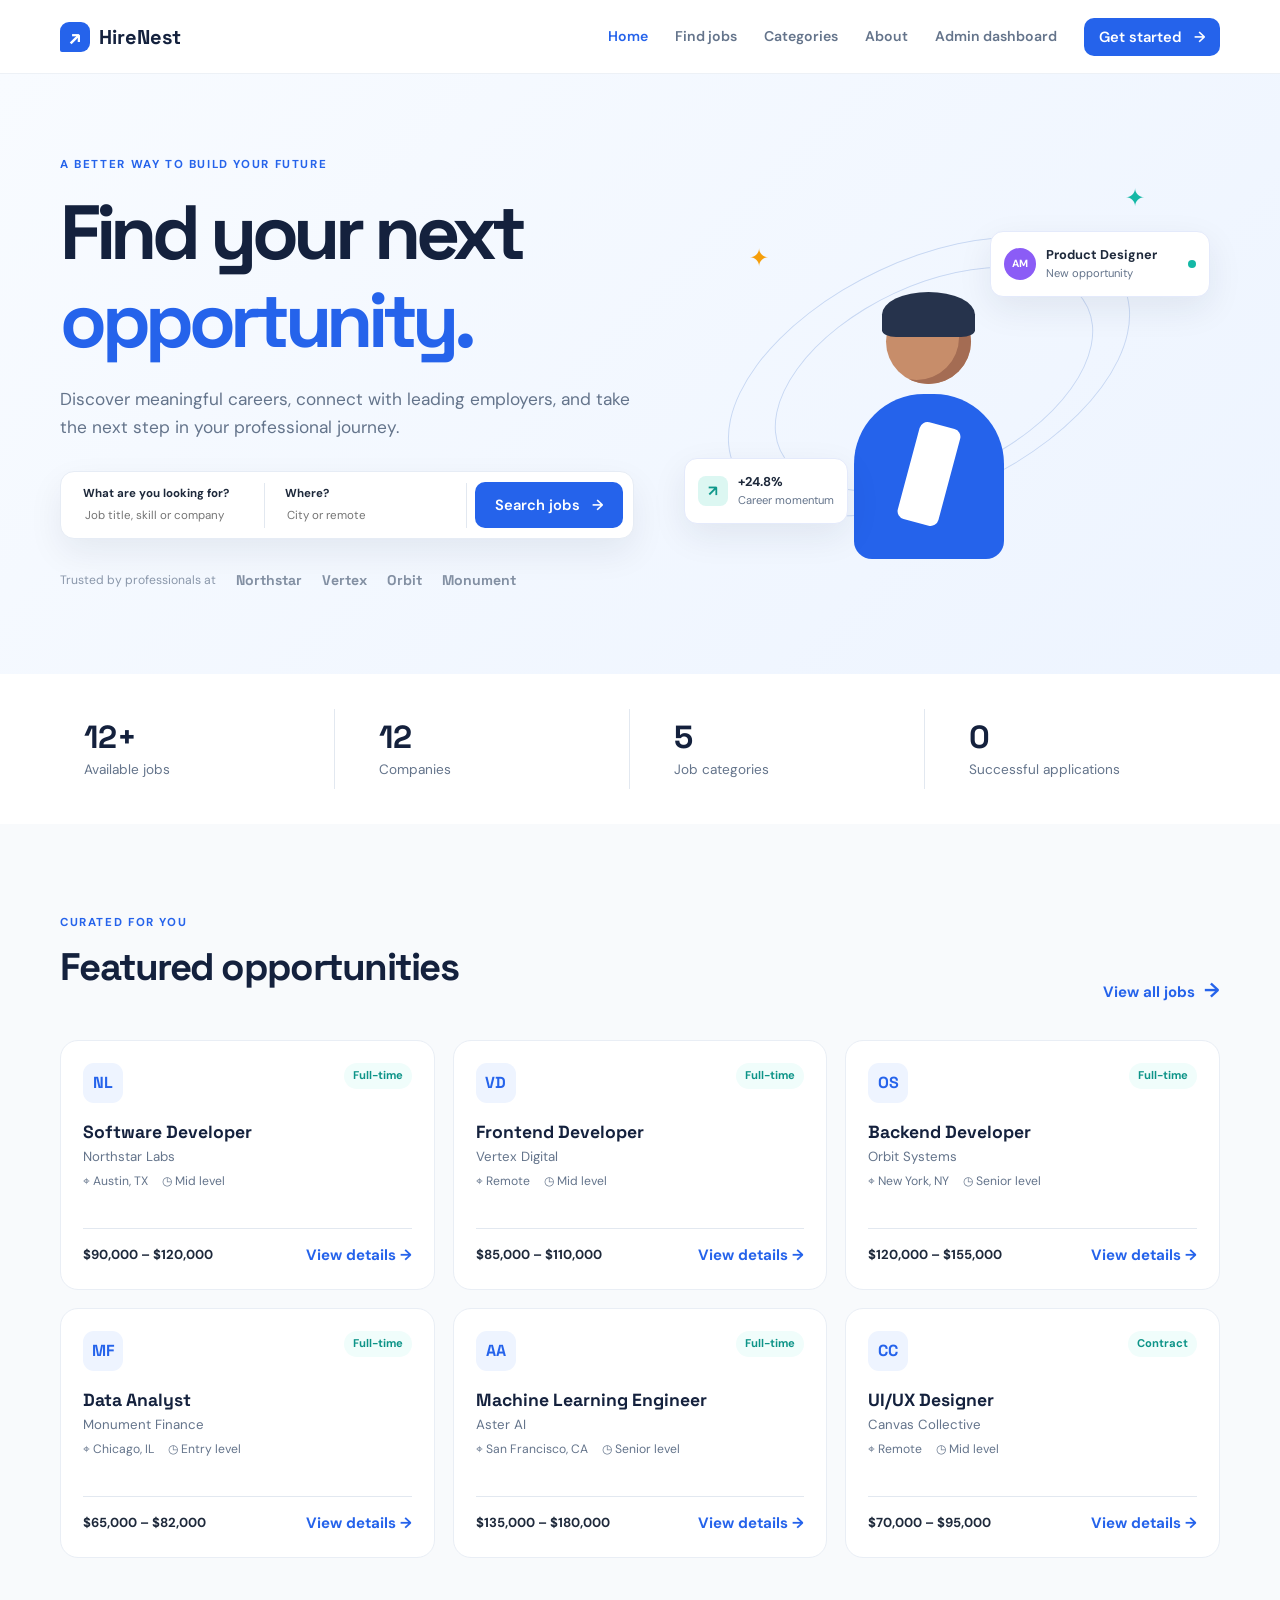
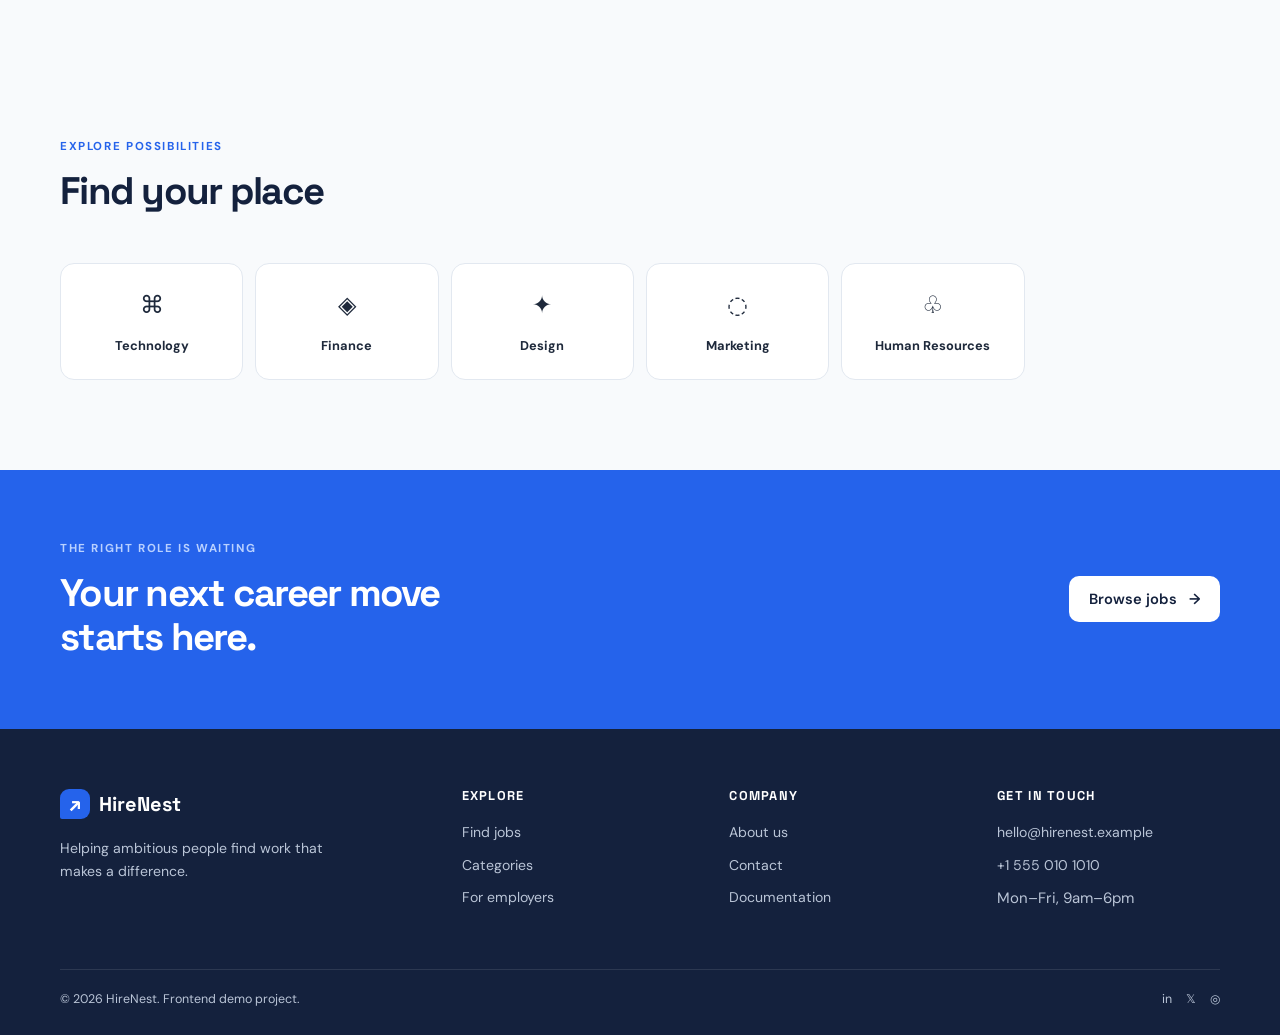
<file: index.html>
<!doctype html>
<html lang="en">
<head>
  <meta charset="UTF-8">
  <meta name="viewport" content="width=device-width, initial-scale=1.0">
  <meta name="description" content="HireNest connects ambitious professionals with meaningful career opportunities.">
  <title>HireNest | Find your next opportunity</title>
  <link rel="preconnect" href="https://fonts.googleapis.com">
  <link rel="preconnect" href="https://fonts.gstatic.com" crossorigin>
  <link href="https://fonts.googleapis.com/css2?family=DM+Sans:wght@400;500;600;700&family=Space+Grotesk:wght@500;600;700&display=swap" rel="stylesheet">
  <link rel="stylesheet" href="css/style.css">
</head>
<body>
  <div id="site-header"></div>
  <main>
    <section class="hero">
      <div class="container hero-grid">
        <div class="hero-copy">
          <span class="eyebrow">A better way to build your future</span>
          <h1>Find your next <span>opportunity.</span></h1>
          <p>Discover meaningful careers, connect with leading employers, and take the next step in your professional journey.</p>
          <form id="hero-search" class="hero-search">
            <label><span>What are you looking for?</span><input name="query" placeholder="Job title, skill or company"></label>
            <label><span>Where?</span><input name="location" placeholder="City or remote"></label>
            <button class="btn btn-primary" type="submit">Search jobs <span aria-hidden="true">→</span></button>
          </form>
          <div class="hero-trust"><span>Trusted by professionals at</span><strong>Northstar</strong><strong>Vertex</strong><strong>Orbit</strong><strong>Monument</strong></div>
        </div>
        <div class="hero-art" aria-label="Career growth illustration">
          <div class="orbit orbit-one"></div><div class="orbit orbit-two"></div>
          <div class="hero-card hero-card-main"><span class="avatar avatar-purple">AM</span><div><strong>Product Designer</strong><small>New opportunity</small></div><span class="status-dot"></span></div>
          <div class="hero-card hero-card-small"><span class="metric-icon">↗</span><div><strong>+24.8%</strong><small>Career momentum</small></div></div>
          <div class="hero-person"><div class="person-head"></div><div class="person-body"></div></div>
          <div class="hero-sparkle sparkle-a">✦</div><div class="hero-sparkle sparkle-b">✦</div>
        </div>
      </div>
    </section>
    <section class="section stats-section"><div class="container stats-grid" id="home-stats"></div></section>
    <section class="section"><div class="container">
      <div class="section-heading"><div><span class="eyebrow">Curated for you</span><h2>Featured opportunities</h2></div><a class="text-link" href="jobs.html">View all jobs <span>→</span></a></div>
      <div class="job-grid" id="featured-jobs"></div>
    </div></section>
    <section class="section categories-section"><div class="container"><div class="section-heading"><div><span class="eyebrow">Explore possibilities</span><h2>Find your place</h2></div></div><div class="category-grid" id="categories"></div></div></section>
    <section class="cta-section"><div class="container cta-inner"><div><span class="eyebrow">The right role is waiting</span><h2>Your next career move<br>starts here.</h2></div><a class="btn btn-light" href="jobs.html">Browse jobs <span>→</span></a></div></section>
  </main>
  <div id="site-footer"></div>
  <script src="js/data.js"></script><script src="js/main.js"></script>
</body>
</html>
</file>
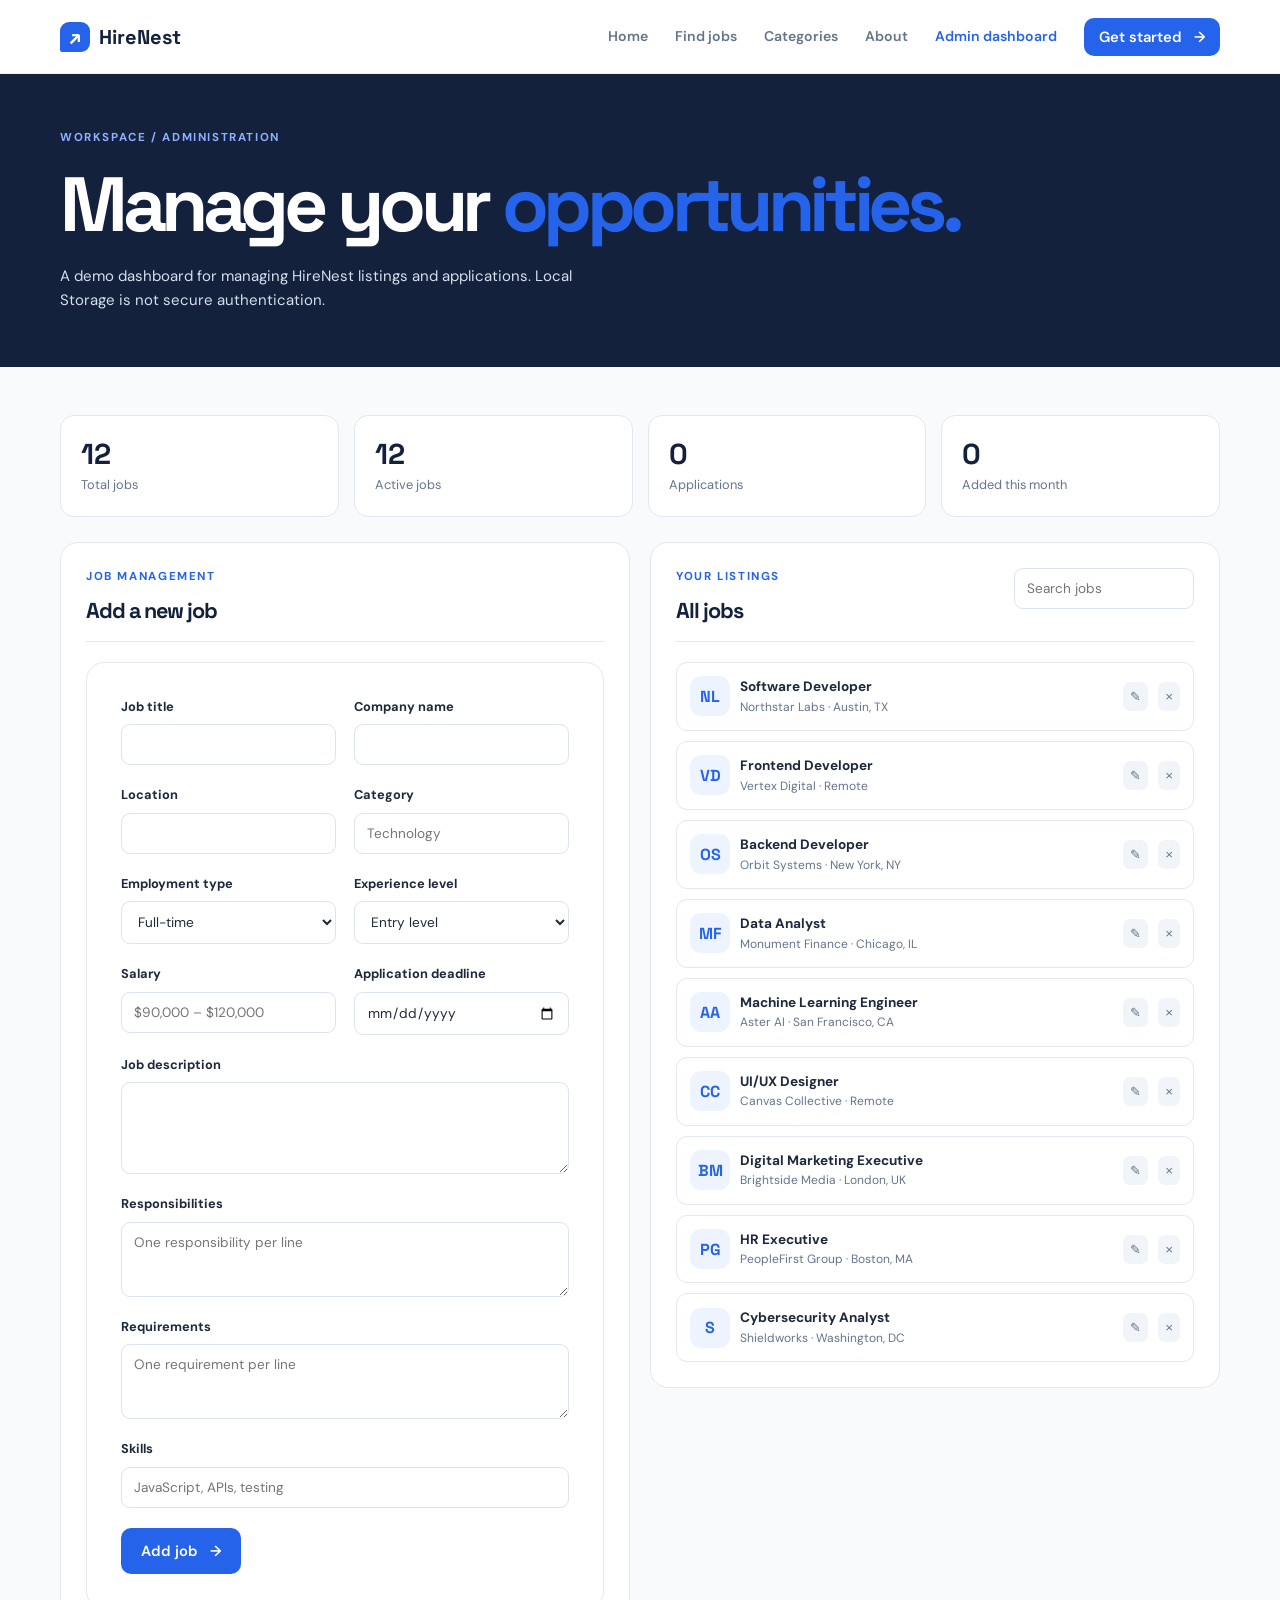
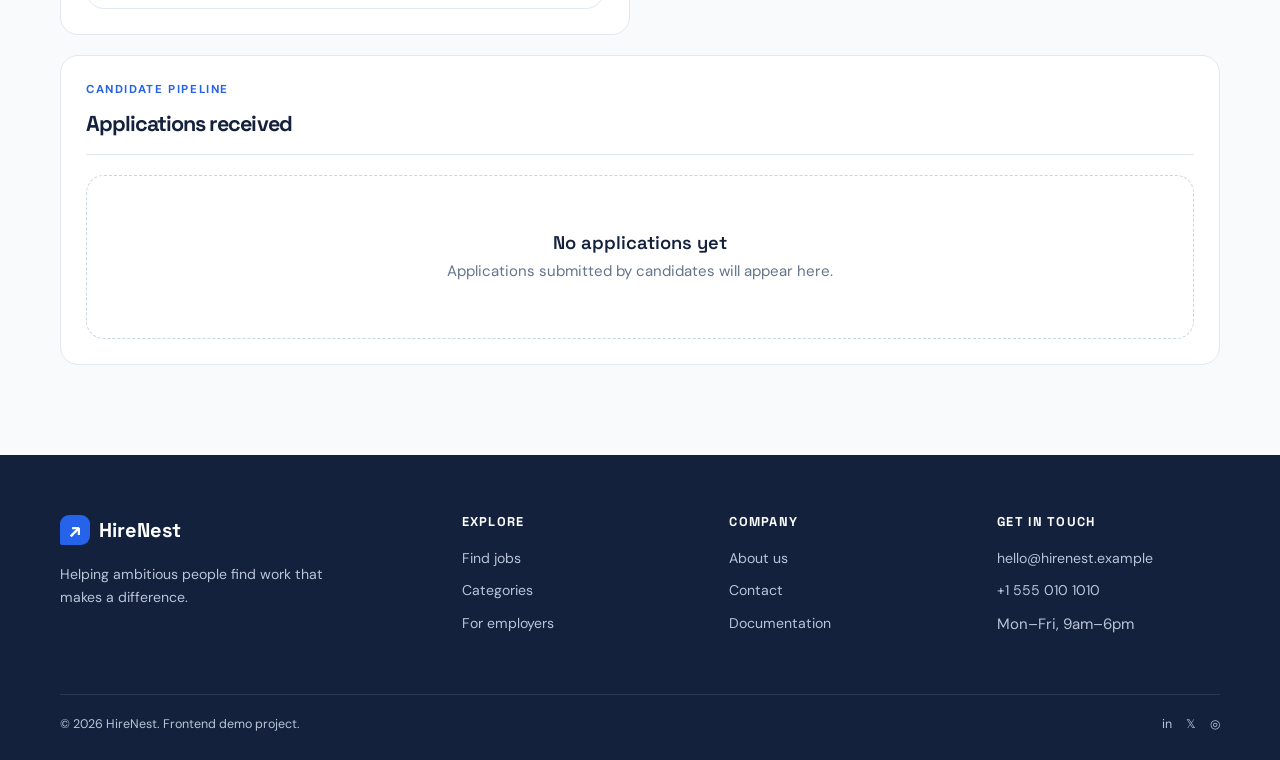
<file: admin.html>
<!doctype html>
<html lang="en">
<head><meta charset="UTF-8"><meta name="viewport" content="width=device-width, initial-scale=1.0"><meta name="description" content="HireNest demo administration dashboard."><title>Admin Dashboard | HireNest</title><link rel="preconnect" href="https://fonts.googleapis.com"><link rel="preconnect" href="https://fonts.gstatic.com" crossorigin><link href="https://fonts.googleapis.com/css2?family=DM+Sans:wght@400;500;600;700&family=Space+Grotesk:wght@500;600;700&display=swap" rel="stylesheet"><link rel="stylesheet" href="css/style.css"></head>
<body><div id="site-header"></div><main><section class="page-hero admin-hero"><div class="container"><span class="eyebrow">Workspace / Administration</span><h1>Manage your <span>opportunities.</span></h1><p>A demo dashboard for managing HireNest listings and applications. Local Storage is not secure authentication.</p></div></section><section class="section admin-section"><div class="container"><div class="dashboard-stats" id="dashboard-stats"></div><div class="admin-columns"><section class="admin-card"><div class="card-heading"><div><span class="eyebrow">Job management</span><h2 id="job-form-title">Add a new job</h2></div><button id="cancel-edit" class="button-reset hidden">Cancel edit</button></div><form id="job-form" class="admin-form"><input type="hidden" name="id"><div class="form-grid"><label>Job title<input name="title" required></label><label>Company name<input name="company" required></label><label>Location<input name="location" required></label><label>Category<input name="category" required placeholder="Technology"></label><label>Employment type<select name="type"><option>Full-time</option><option>Part-time</option><option>Contract</option><option>Internship</option></select></label><label>Experience level<select name="experienceLevel"><option>Entry level</option><option>Mid level</option><option>Senior level</option><option>Lead</option></select></label><label>Salary<input name="salary" required placeholder="$90,000 – $120,000"></label><label>Application deadline<input name="deadline" type="date"></label></div><label>Job description<textarea name="description" rows="4" required></textarea></label><label>Responsibilities<textarea name="responsibilities" rows="3" required placeholder="One responsibility per line"></textarea></label><label>Requirements<textarea name="requirements" rows="3" required placeholder="One requirement per line"></textarea></label><label>Skills<input name="skills" required placeholder="JavaScript, APIs, testing"></label><button class="btn btn-primary" type="submit" id="job-submit">Add job <span>→</span></button></form></section><section class="admin-card"><div class="card-heading"><div><span class="eyebrow">Your listings</span><h2>All jobs</h2></div><input id="admin-search" class="compact-input" placeholder="Search jobs"></div><div id="admin-jobs" class="admin-list"></div></section></div><section class="admin-card applications-card"><div class="card-heading"><div><span class="eyebrow">Candidate pipeline</span><h2>Applications received</h2></div></div><div id="admin-applications" class="application-list"></div></section></div></section></main><div id="site-footer"></div><script src="js/data.js"></script><script src="js/main.js"></script><script src="js/admin.js"></script></body></html>
</file>
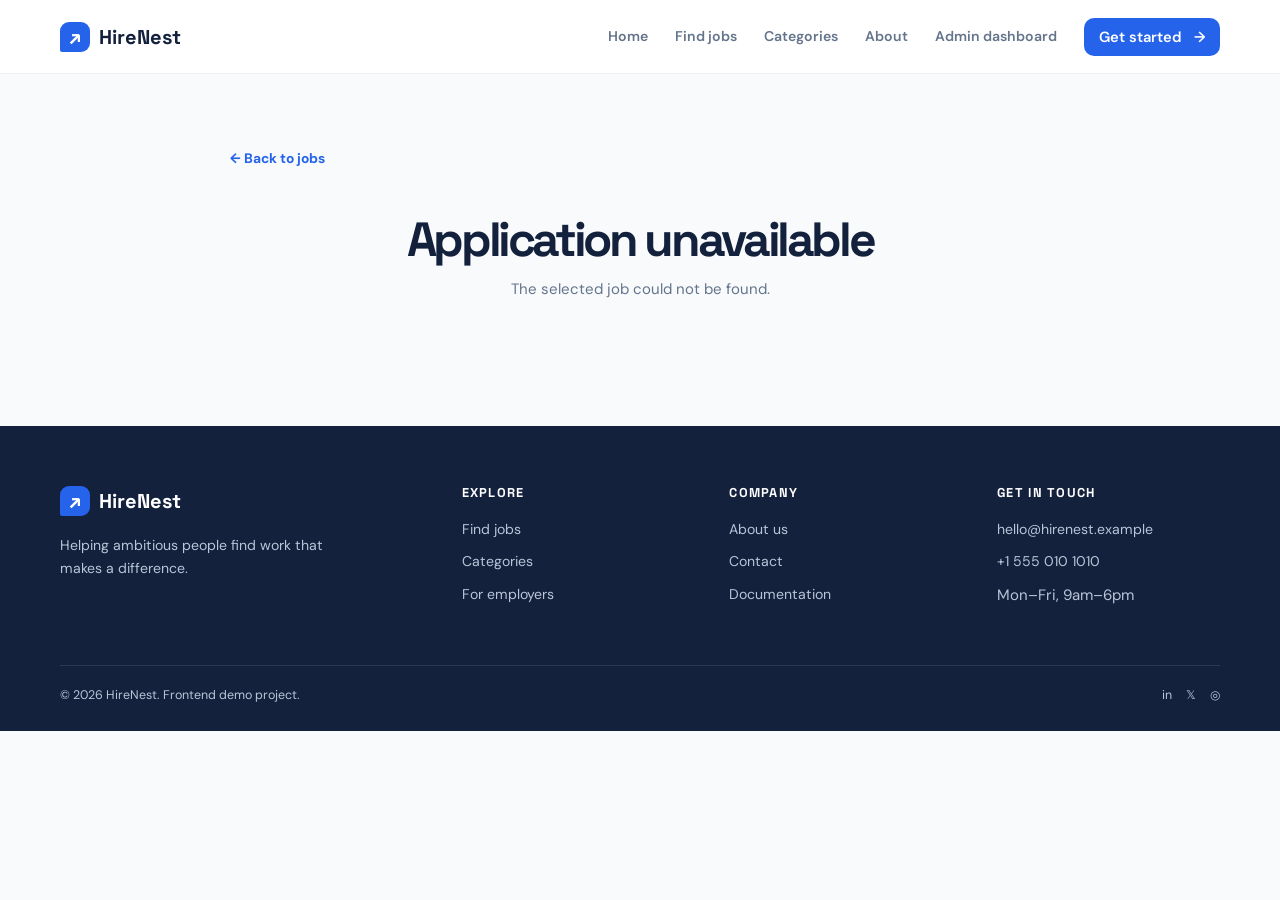
<file: apply.html>
<!doctype html>
<html lang="en">
<head><meta charset="UTF-8"><meta name="viewport" content="width=device-width, initial-scale=1.0"><meta name="description" content="Apply for a job on HireNest."><title>Apply | HireNest</title><link rel="preconnect" href="https://fonts.googleapis.com"><link rel="preconnect" href="https://fonts.gstatic.com" crossorigin><link href="https://fonts.googleapis.com/css2?family=DM+Sans:wght@400;500;600;700&family=Space+Grotesk:wght@500;600;700&display=swap" rel="stylesheet"><link rel="stylesheet" href="css/style.css"></head>
<body><div id="site-header"></div><main><section class="section form-section"><div class="container narrow-container"><a class="back-link" href="jobs.html">← Back to jobs</a><div id="application-heading" class="form-heading"></div><form id="application-form" class="application-form" novalidate><div class="form-grid"><label>Full name<input name="name" required autocomplete="name" placeholder="Jane Smith"><span class="field-error" data-error="name"></span></label><label>Email address<input name="email" type="email" required autocomplete="email" placeholder="jane@example.com"><span class="field-error" data-error="email"></span></label><label>Phone number<input name="phone" required autocomplete="tel" placeholder="+1 555 123 4567"><span class="field-error" data-error="phone"></span></label><label>Current location<input name="location" required placeholder="City, Country"><span class="field-error" data-error="location"></span></label><label>Educational qualification<input name="qualification" required placeholder="BSc Computer Science"><span class="field-error" data-error="qualification"></span></label><label>Years of experience<input name="experience" type="number" min="0" max="60" step="0.5" required placeholder="3"><span class="field-error" data-error="experience"></span></label></div><label>Skills<input name="skills" required placeholder="JavaScript, research, communication"><span class="field-error" data-error="skills"></span></label><label>Resume URL <small>(optional)</small><input name="resume" type="url" placeholder="https://linkedin.com/in/your-profile"><span class="field-error" data-error="resume"></span></label><label>Cover letter<textarea name="coverLetter" rows="7" required placeholder="Tell the hiring team why you are a great fit..."></textarea><span class="field-error" data-error="coverLetter"></span></label><button class="btn btn-primary btn-wide" type="submit">Submit application <span>→</span></button><div id="application-message" role="status"></div></form></div></section></main><div id="site-footer"></div><script src="js/data.js"></script><script src="js/main.js"></script><script src="js/apply.js"></script></body></html>
</file>
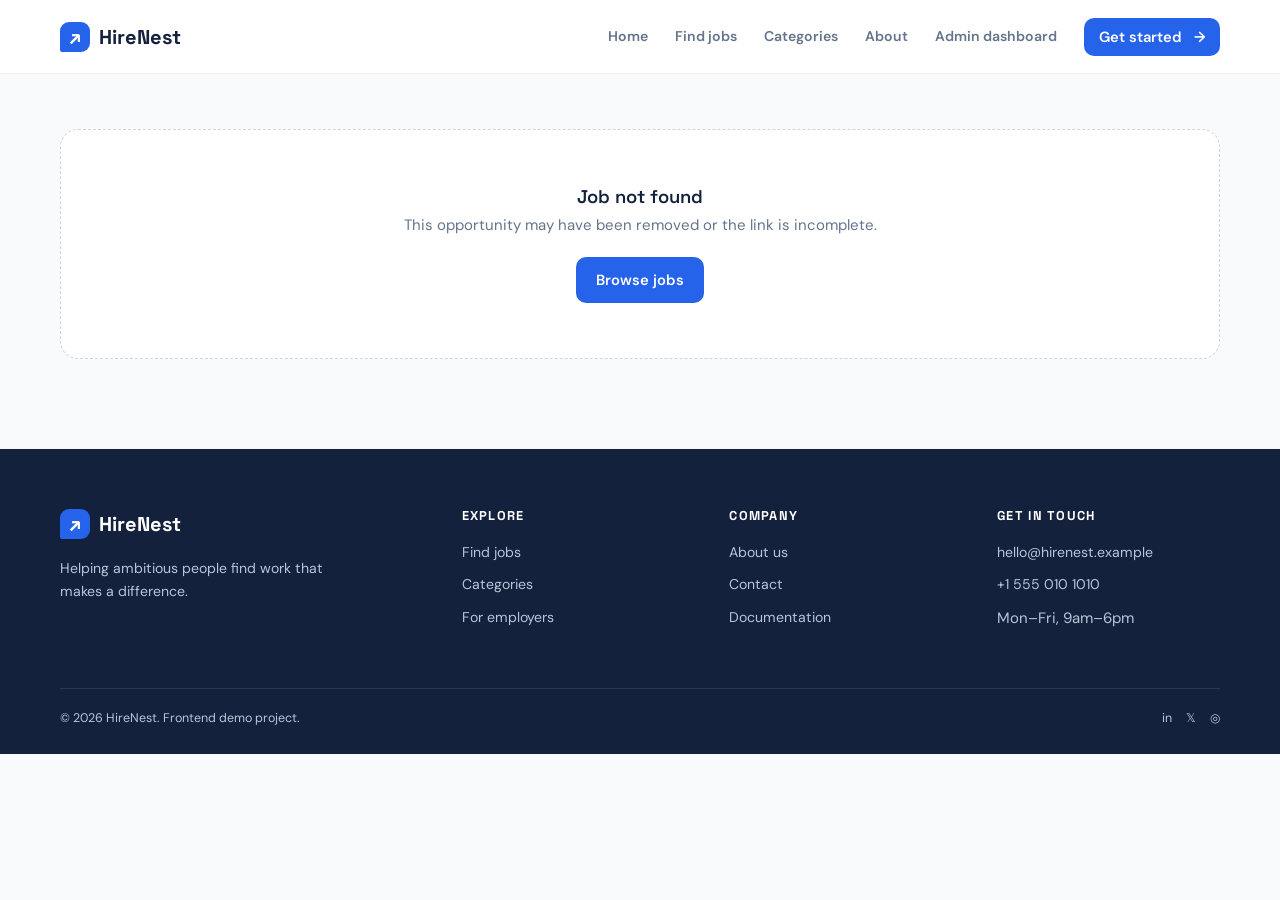
<file: job-details.html>
<!doctype html>
<html lang="en">
<head><meta charset="UTF-8"><meta name="viewport" content="width=device-width, initial-scale=1.0"><meta name="description" content="View a HireNest job opportunity."><title>Job Details | HireNest</title><link rel="preconnect" href="https://fonts.googleapis.com"><link rel="preconnect" href="https://fonts.gstatic.com" crossorigin><link href="https://fonts.googleapis.com/css2?family=DM+Sans:wght@400;500;600;700&family=Space+Grotesk:wght@500;600;700&display=swap" rel="stylesheet"><link rel="stylesheet" href="css/style.css"></head>
<body><div id="site-header"></div><main><div class="container" id="job-details"></div></main><div id="site-footer"></div><script src="js/data.js"></script><script src="js/main.js"></script><script src="js/job-details.js"></script></body></html>
</file>
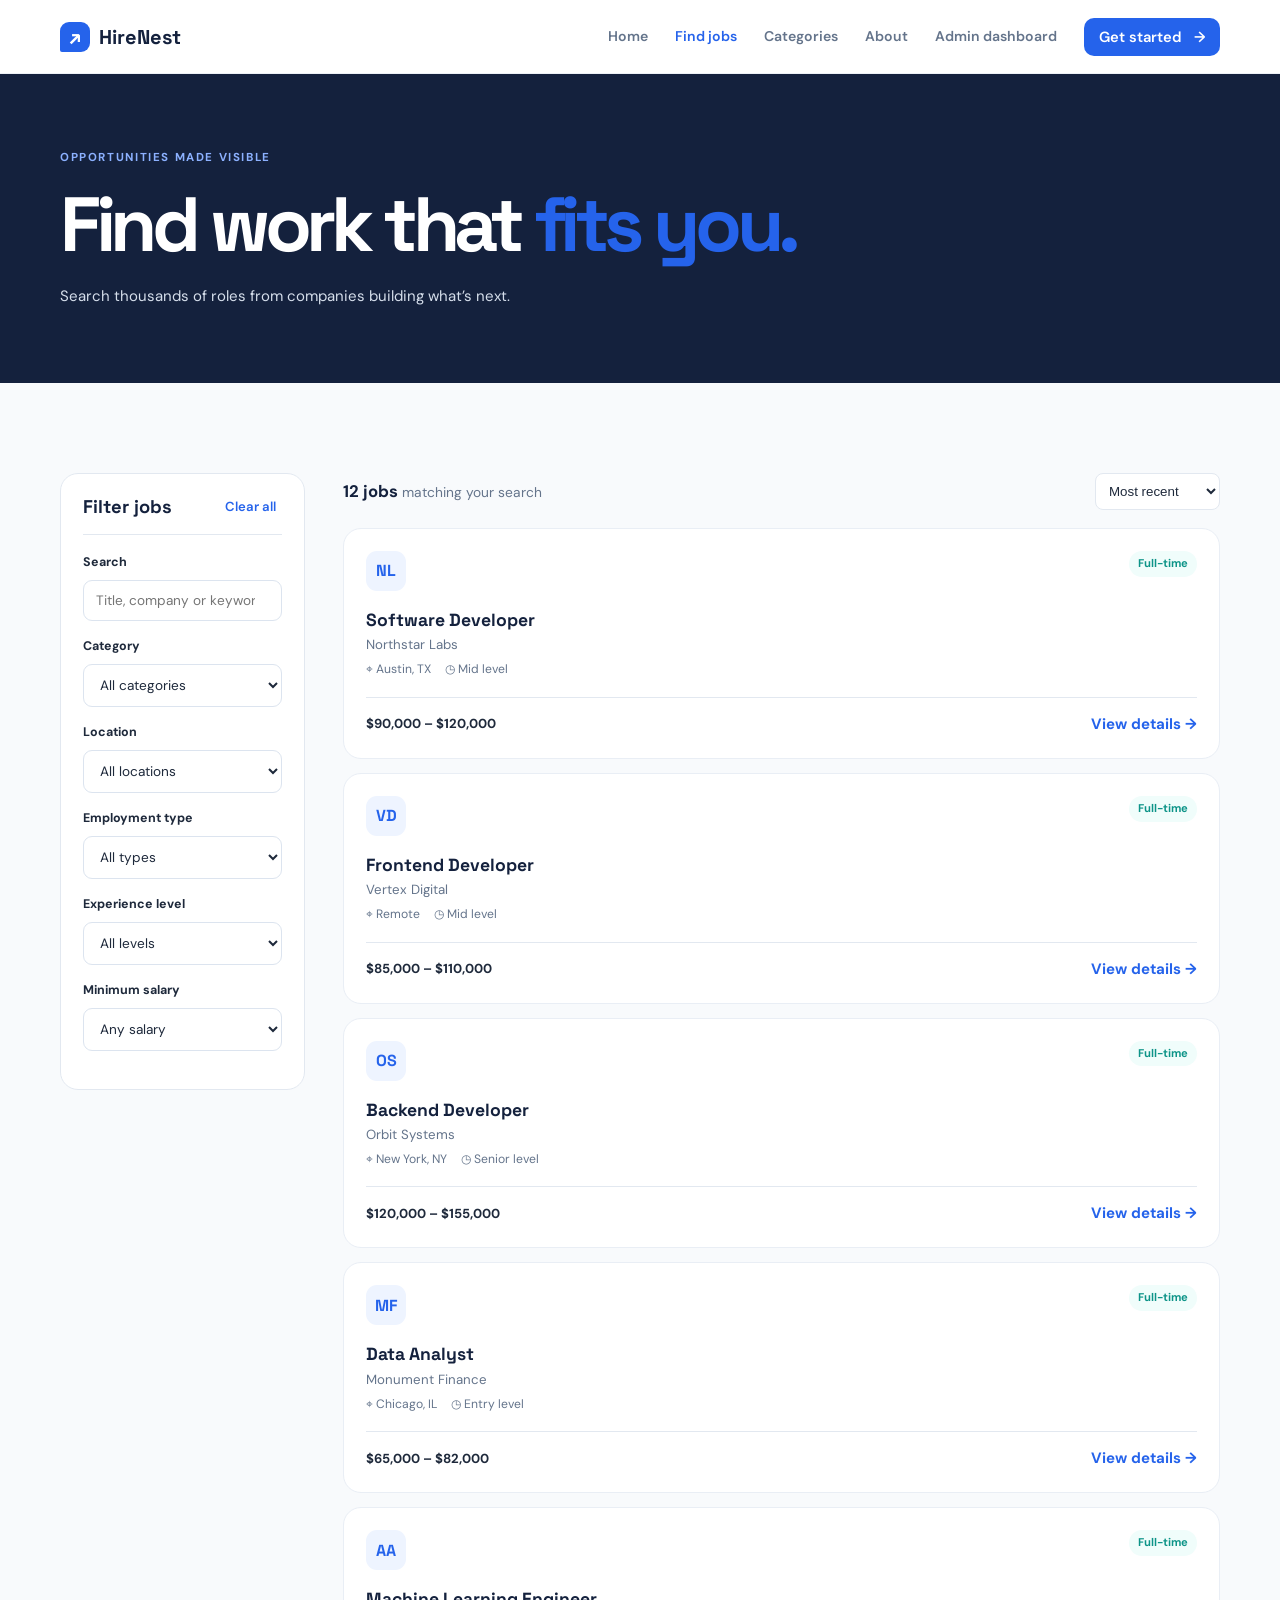
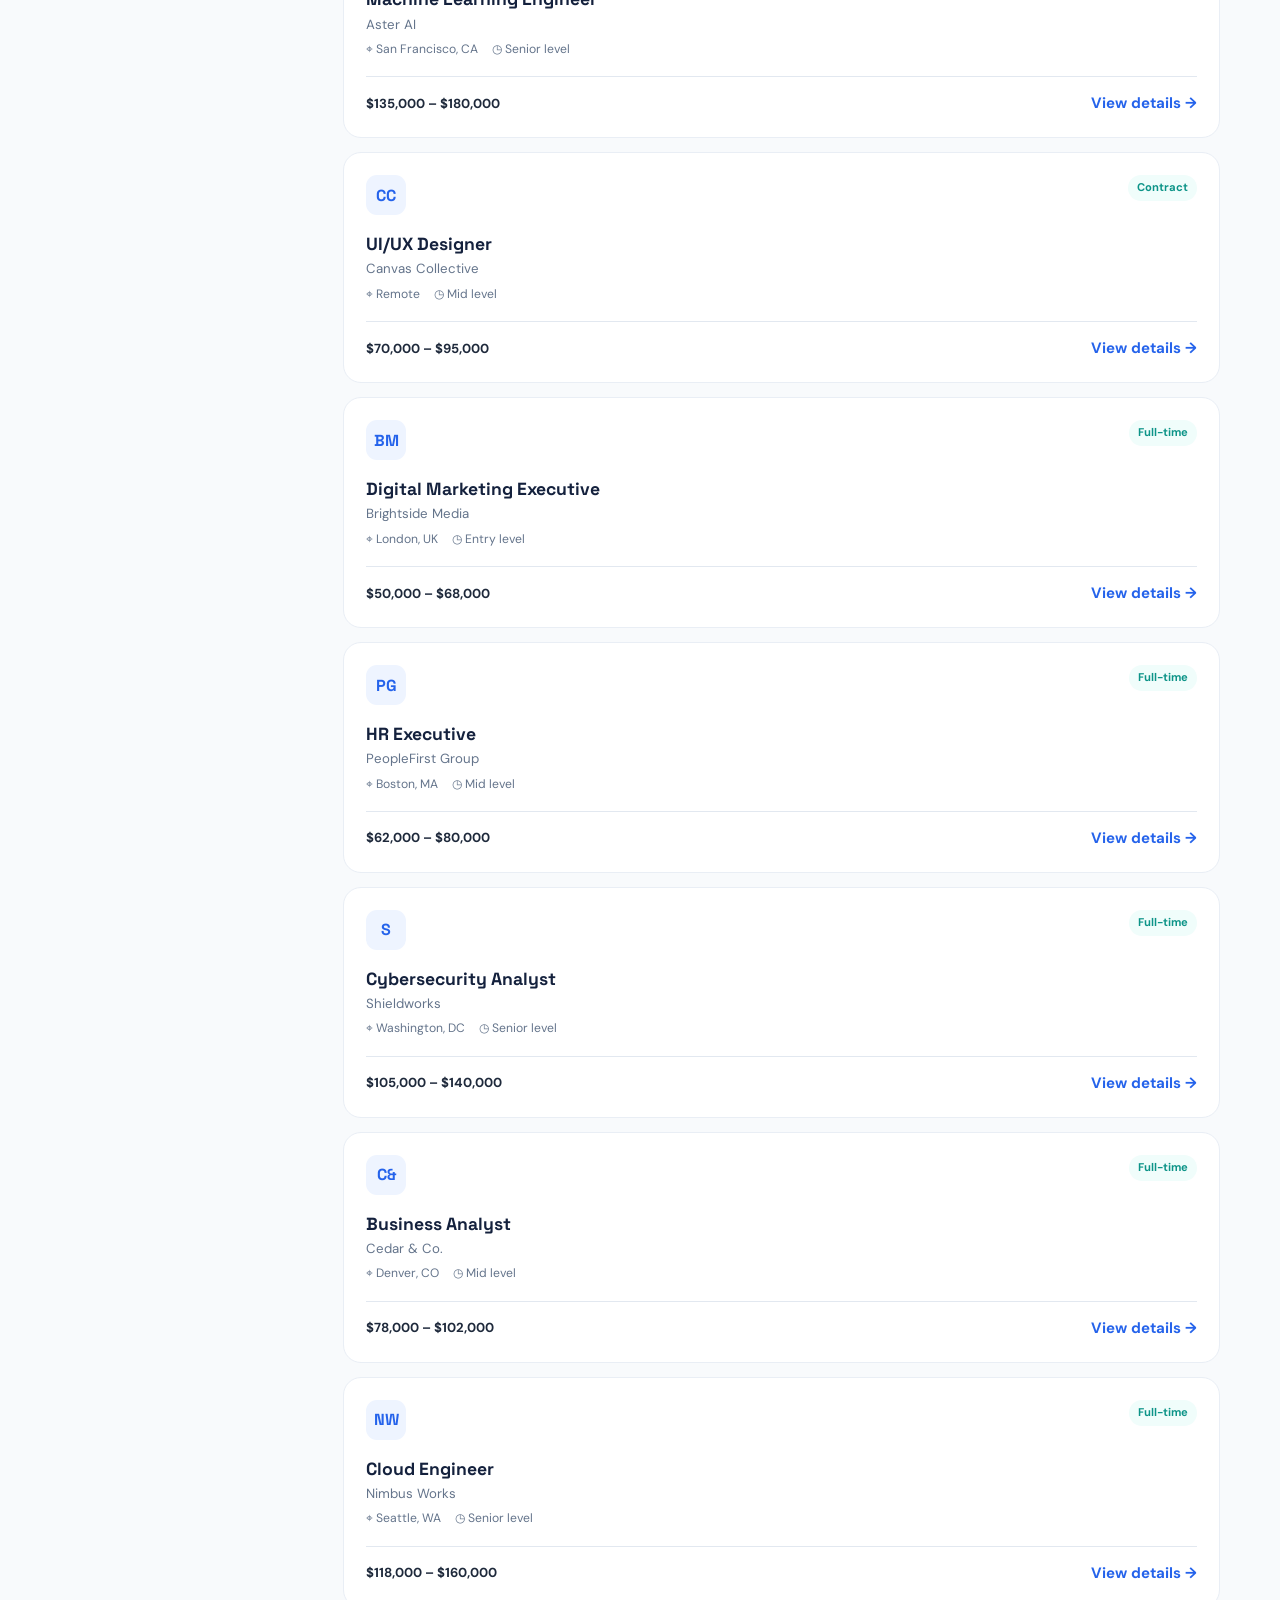
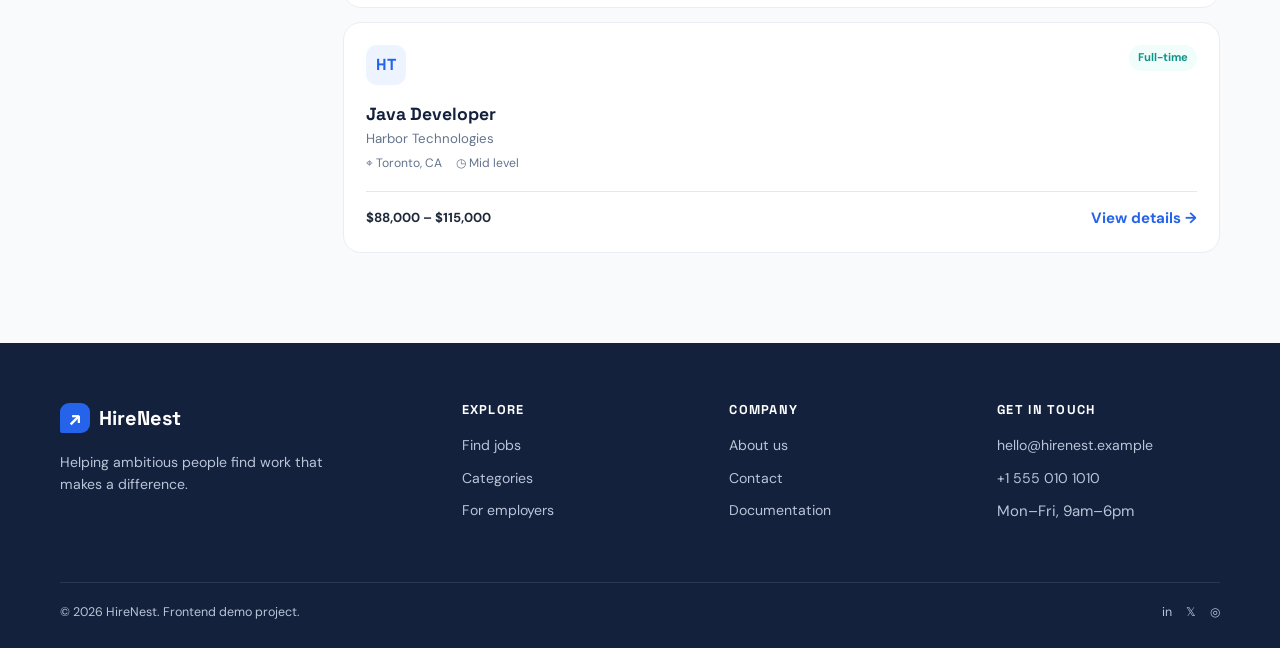
<file: jobs.html>
<!doctype html>
<html lang="en">
<head><meta charset="UTF-8"><meta name="viewport" content="width=device-width, initial-scale=1.0"><meta name="description" content="Search and filter open positions on HireNest."><title>Find Jobs | HireNest</title><link rel="preconnect" href="https://fonts.googleapis.com"><link rel="preconnect" href="https://fonts.gstatic.com" crossorigin><link href="https://fonts.googleapis.com/css2?family=DM+Sans:wght@400;500;600;700&family=Space+Grotesk:wght@500;600;700&display=swap" rel="stylesheet"><link rel="stylesheet" href="css/style.css"></head>
<body><div id="site-header"></div><main>
  <section class="page-hero"><div class="container"><span class="eyebrow">Opportunities made visible</span><h1>Find work that <span>fits you.</span></h1><p>Search thousands of roles from companies building what’s next.</p></div></section>
  <section class="section jobs-layout-section"><div class="container jobs-layout">
    <aside class="filter-panel"><div class="filter-title"><h3>Filter jobs</h3><button id="clear-filters" class="button-reset">Clear all</button></div>
      <label class="field-label">Search<input id="job-search" type="search" placeholder="Title, company or keyword"></label>
      <label class="field-label">Category<select id="category-filter"><option value="">All categories</option></select></label>
      <label class="field-label">Location<select id="location-filter"><option value="">All locations</option></select></label>
      <label class="field-label">Employment type<select id="type-filter"><option value="">All types</option><option>Full-time</option><option>Part-time</option><option>Contract</option><option>Internship</option></select></label>
      <label class="field-label">Experience level<select id="experience-filter"><option value="">All levels</option><option>Entry level</option><option>Mid level</option><option>Senior level</option><option>Lead</option></select></label>
      <label class="field-label">Minimum salary<select id="salary-filter"><option value="">Any salary</option><option value="50000">$50k+</option><option value="80000">$80k+</option><option value="100000">$100k+</option><option value="130000">$130k+</option></select></label>
    </aside>
    <div class="results-area"><div class="results-toolbar"><div><strong id="results-count">0 jobs</strong><span> matching your search</span></div><select id="sort-filter" aria-label="Sort jobs"><option value="newest">Most recent</option><option value="salary">Highest salary</option><option value="title">Title A–Z</option></select></div><div class="job-list" id="job-list"></div></div>
  </div></section>
</main><div id="site-footer"></div><script src="js/data.js"></script><script src="js/main.js"></script><script src="js/jobs.js"></script></body></html>
</file>
<file: css/style.css>
:root{--navy:#14213d;--blue:#2563eb;--teal:#14b8a6;--ink:#1e293b;--muted:#64748b;--line:#e2e8f0;--surface:#fff;--bg:#f8fafc;--soft:#eef4ff;--radius:18px;--shadow:0 12px 35px rgba(20,33,61,.08)}
*{box-sizing:border-box}html{scroll-behavior:smooth}body{margin:0;color:var(--ink);background:var(--bg);font:15px/1.6 "DM Sans",sans-serif}h1,h2,h3,h4,p{margin-top:0}h1,h2,h3,h4{font-family:"Space Grotesk",sans-serif;line-height:1.15;color:var(--navy)}h1{font-size:clamp(2.6rem,6vw,5.25rem);letter-spacing:-.07em;margin-bottom:22px}h2{font-size:clamp(1.9rem,3vw,2.7rem);letter-spacing:-.045em;margin-bottom:16px}h3{font-size:1.15rem;margin-bottom:8px}a{color:inherit;text-decoration:none}.container{width:min(1160px,calc(100% - 40px));margin:auto}.narrow-container{max-width:820px}.section{padding:90px 0}.eyebrow{display:block;color:var(--blue);font-size:.72rem;font-weight:700;letter-spacing:.14em;text-transform:uppercase;margin-bottom:13px}.btn{border:0;border-radius:10px;display:inline-flex;align-items:center;justify-content:center;gap:12px;padding:13px 20px;font:600 .92rem "DM Sans",sans-serif;cursor:pointer;transition:.2s ease}.btn:hover{transform:translateY(-2px);box-shadow:0 8px 18px #2563eb30}.btn-primary{background:var(--blue);color:#fff}.btn-light{background:#fff;color:var(--navy)}.btn-wide{width:100%;margin-top:8px}.text-link{color:var(--blue);font-weight:700}.text-link span{font-size:1.25rem;margin-left:5px}.button-reset{border:0;background:none;color:var(--blue);cursor:pointer;font:600 .82rem "DM Sans",sans-serif}.hidden{display:none!important}
/* Header and footer */
.site-header{height:74px;background:#fff;border-bottom:1px solid #edf1f6;display:flex;align-items:center}.nav-inner{display:flex;align-items:center;justify-content:space-between;height:100%}.logo{display:flex;align-items:center;gap:9px;font:700 1.25rem "Space Grotesk",sans-serif;color:var(--navy)}.logo-mark{width:30px;height:30px;border-radius:9px 9px 9px 2px;background:var(--blue);color:#fff;display:grid;place-items:center;font-size:1.25rem}.main-nav{display:flex;align-items:center;gap:27px;color:var(--muted);font-size:.88rem;font-weight:600}.main-nav a:hover,.main-nav a.active{color:var(--blue)}.nav-cta{padding:9px 15px}.menu-toggle{display:none;border:0;background:none;font-size:1.4rem;color:var(--navy)}.site-footer{background:var(--navy);color:#bac5d7;padding:60px 0 25px}.footer-grid{display:grid;grid-template-columns:1.6fr repeat(3,1fr);gap:45px;padding-bottom:50px}.footer-brand .logo{color:#fff;margin-bottom:18px}.footer-brand p{max-width:270px;font-size:.88rem}.footer-column h4{color:#fff;font-size:.8rem;text-transform:uppercase;letter-spacing:.1em;margin-bottom:17px}.footer-column a{display:block;font-size:.88rem;margin:10px 0}.footer-column a:hover{color:#fff}.footer-bottom{border-top:1px solid #ffffff1a;padding-top:20px;display:flex;justify-content:space-between;font-size:.78rem}.socials{display:flex;gap:14px}
/* Home */
.hero{background:linear-gradient(135deg,#f8fbff 0%,#edf4ff 100%);overflow:hidden}.hero-grid{min-height:600px;display:grid;grid-template-columns:1.02fr .98fr;align-items:center;gap:35px}.hero h1 span,.page-hero h1 span{color:var(--blue)}.hero-copy>p{max-width:570px;color:var(--muted);font-size:1.08rem;margin-bottom:30px}.hero-search{background:#fff;border:1px solid #e6ecf5;border-radius:14px;padding:10px;display:flex;align-items:end;gap:8px;box-shadow:0 14px 35px #14213d12;max-width:640px}.hero-search label{flex:1;padding:2px 12px;border-right:1px solid var(--line);font-size:.72rem;color:var(--muted)}.hero-search label span{display:block;font-weight:700;color:var(--ink);margin-bottom:3px}.hero-search input{border:0;outline:0;width:100%;font:inherit;color:var(--ink);background:transparent}.hero-search .btn{white-space:nowrap}.hero-trust{display:flex;align-items:center;gap:20px;margin-top:30px;color:#8a97aa;font-size:.76rem;flex-wrap:wrap}.hero-trust strong{font-family:"Space Grotesk";color:#8390a3;font-size:.88rem}.hero-art{height:450px;position:relative}.orbit{border:1px solid #c8d8f3;border-radius:50%;position:absolute;transform:rotate(-25deg)}.orbit-one{width:430px;height:235px;left:45px;top:110px}.orbit-two{width:340px;height:190px;left:95px;top:135px}.hero-person{position:absolute;left:185px;bottom:40px;width:150px;height:260px}.person-head{width:85px;height:85px;border-radius:50%;background:#c78d6a;margin:auto;box-shadow:inset -12px -4px #a46c53}.person-head:before{content:"";display:block;width:93px;height:45px;border-radius:50% 50% 15% 15%;background:#26334c;position:relative;top:-7px;left:-4px}.person-body{height:165px;background:#2563eb;border-radius:70px 70px 18px 18px;margin-top:10px;position:relative}.person-body:before{content:"";position:absolute;background:#fff;width:42px;height:100px;left:54px;top:30px;transform:rotate(15deg);border-radius:8px}.hero-card{position:absolute;background:#fff;border:1px solid #e4eafb;border-radius:13px;padding:13px;display:flex;align-items:center;gap:10px;box-shadow:var(--shadow);z-index:2}.hero-card strong,.hero-card small{display:block}.hero-card strong{font-size:.8rem}.hero-card small{color:var(--muted);font-size:.7rem}.hero-card-main{right:10px;top:82px;width:220px}.hero-card-small{left:15px;bottom:75px}.metric-icon{width:30px;height:30px;border-radius:8px;background:#dcf7f2;color:#0f988b;display:grid;place-items:center;font-weight:700}.status-dot{width:8px;height:8px;background:var(--teal);border-radius:50%;margin-left:auto}.avatar{width:32px;height:32px;border-radius:50%;display:grid;place-items:center;font-size:.65rem;font-weight:700;color:#fff}.avatar-purple{background:#8b5cf6}.hero-sparkle{position:absolute;color:var(--teal);font-size:1.5rem}.sparkle-a{right:75px;top:30px}.sparkle-b{left:80px;top:90px;color:#f59e0b}.stats-section{padding:35px 0;background:#fff}.stats-grid{display:grid;grid-template-columns:repeat(4,1fr);gap:20px}.stat{padding:8px 24px;border-right:1px solid var(--line)}.stat:last-child{border:0}.stat strong{font:700 2rem "Space Grotesk";color:var(--navy);display:block}.stat span{color:var(--muted);font-size:.85rem}.section-heading{display:flex;align-items:end;justify-content:space-between;margin-bottom:34px}.job-grid{display:grid;grid-template-columns:repeat(3,1fr);gap:18px}.job-card{background:#fff;border:1px solid #e9eef5;border-radius:var(--radius);padding:22px;transition:.2s;display:flex;flex-direction:column;min-height:250px}.job-card:hover{transform:translateY(-4px);box-shadow:var(--shadow);border-color:#cddcff}.job-card-top{display:flex;justify-content:space-between;align-items:start;margin-bottom:19px}.company-mark{width:40px;height:40px;border-radius:11px;background:var(--soft);display:grid;place-items:center;color:var(--blue);font:700 1rem "Space Grotesk"}.job-card h3{font-size:1.1rem;margin-bottom:4px}.job-card .company{color:var(--muted);font-size:.83rem}.job-meta{display:flex;gap:14px;flex-wrap:wrap;color:var(--muted);font-size:.76rem;margin:5px 0 17px}.job-meta span{display:flex;gap:5px;align-items:center}.salary{font-weight:700;color:var(--ink);font-size:.82rem}.job-card-bottom{border-top:1px solid var(--line);padding-top:14px;margin-top:auto;display:flex;align-items:center;justify-content:space-between}.tag{background:#f0fdfb;color:#0d9488;border-radius:20px;padding:4px 9px;font-size:.7rem;font-weight:700}.category-grid{display:grid;grid-template-columns:repeat(6,1fr);gap:12px}.category-card{background:#fff;border:1px solid var(--line);border-radius:14px;padding:22px 14px;text-align:center;transition:.2s}.category-card:hover{border-color:var(--blue);color:var(--blue);transform:translateY(-3px)}.category-icon{font-size:1.5rem;display:block;margin-bottom:8px}.category-card strong{font-size:.8rem}.cta-section{background:var(--blue);color:#fff;padding:70px 0}.cta-inner{display:flex;align-items:center;justify-content:space-between}.cta-section h2{color:#fff;margin:0}.cta-section .eyebrow{color:#b9d1ff}
/* Listings and details */
.page-hero{background:var(--navy);padding:75px 0;color:#d5deeb}.page-hero h1{color:#fff;margin-bottom:15px}.page-hero p{margin:0;max-width:570px}.page-hero .eyebrow{color:#8cb1ff}.jobs-layout{display:grid;grid-template-columns:245px 1fr;gap:38px;align-items:start}.filter-panel{background:#fff;border:1px solid var(--line);border-radius:var(--radius);padding:22px;position:sticky;top:20px}.filter-title{display:flex;justify-content:space-between;align-items:center;border-bottom:1px solid var(--line);padding-bottom:17px;margin-bottom:18px}.filter-title h3{margin:0}.field-label,.application-form label,.admin-form label{display:block;color:var(--ink);font-size:.78rem;font-weight:700;margin-bottom:16px}.field-label input,.field-label select,.application-form input,.application-form textarea,.admin-form input,.admin-form textarea,.admin-form select,.compact-input{display:block;width:100%;background:#fff;border:1px solid #dce4ef;border-radius:9px;padding:11px 12px;margin-top:7px;outline:none;color:var(--ink);font:400 .85rem "DM Sans",sans-serif}.field-label input:focus,.field-label select:focus,.application-form input:focus,.application-form textarea:focus,.admin-form input:focus,.admin-form textarea:focus,.admin-form select:focus{border-color:var(--blue);box-shadow:0 0 0 3px #2563eb14}.results-toolbar{display:flex;justify-content:space-between;align-items:center;margin-bottom:18px;color:var(--muted);font-size:.86rem}.results-toolbar strong{color:var(--navy);font-size:1.05rem}.results-toolbar select{border:1px solid var(--line);border-radius:8px;padding:9px;background:#fff;color:var(--ink)}.job-list{display:grid;gap:14px}.job-list .job-card{min-height:0}.empty-state{text-align:center;background:#fff;border:1px dashed #cbd5e1;border-radius:var(--radius);padding:55px 20px;color:var(--muted)}.empty-state strong{display:block;color:var(--navy);font:600 1.15rem "Space Grotesk";margin-bottom:5px}.details-wrap{padding:55px 0 90px}.back-link{display:inline-block;color:var(--blue);font-weight:700;font-size:.86rem;margin:28px 0}.details-header{background:#fff;border:1px solid var(--line);border-radius:var(--radius);padding:35px;display:flex;justify-content:space-between;align-items:center;gap:20px}.details-title{display:flex;gap:18px;align-items:center}.details-title .company-mark{width:58px;height:58px;font-size:1.3rem}.details-title h1{font-size:clamp(2rem,4vw,3.3rem);margin-bottom:8px}.details-title p{margin:0;color:var(--muted)}.details-layout{display:grid;grid-template-columns:1fr 315px;gap:24px;margin-top:24px}.detail-card{background:#fff;border:1px solid var(--line);border-radius:var(--radius);padding:30px;margin-bottom:20px}.detail-card h2{font-size:1.35rem;margin-bottom:18px}.detail-card p,.detail-card li{color:#526174}.detail-card ul{padding-left:20px}.facts-card{background:#fff;border:1px solid var(--line);border-radius:var(--radius);padding:26px;height:max-content;position:sticky;top:20px}.fact{padding:13px 0;border-bottom:1px solid var(--line)}.fact:last-of-type{border:0}.fact small{display:block;color:var(--muted);font-size:.72rem}.fact strong{font-size:.88rem}
/* Forms/admin */
.form-section{padding-top:45px}.form-heading{text-align:center;margin:15px 0 35px}.form-heading h1{font-size:3rem;margin-bottom:10px}.form-heading p{color:var(--muted)}.application-form,.admin-form{background:#fff;border:1px solid var(--line);border-radius:var(--radius);padding:34px}.form-grid{display:grid;grid-template-columns:1fr 1fr;gap:0 18px}.application-form label,.admin-form label{font-size:.8rem;margin-bottom:20px}.application-form small{color:var(--muted);font-weight:400}.field-error{display:block;color:#dc2626;font-size:.72rem;font-weight:400;margin-top:4px}.has-error{border-color:#dc2626!important}.success-message,.error-message{padding:14px;border-radius:9px;margin-top:15px;font-size:.85rem}.success-message{color:#087b6e;background:#e8faf6}.error-message{color:#b91c1c;background:#fef2f2}.admin-hero{padding:55px 0}.admin-section{padding-top:48px}.dashboard-stats{display:grid;grid-template-columns:repeat(4,1fr);gap:15px;margin-bottom:25px}.dashboard-stat{background:#fff;border:1px solid var(--line);border-radius:14px;padding:20px}.dashboard-stat strong{font:700 1.8rem "Space Grotesk";display:block;color:var(--navy)}.dashboard-stat span{font-size:.8rem;color:var(--muted)}.admin-columns{display:grid;grid-template-columns:1fr 1fr;gap:20px;align-items:start}.admin-card{background:#fff;border:1px solid var(--line);border-radius:var(--radius);padding:25px}.card-heading{display:flex;justify-content:space-between;align-items:start;border-bottom:1px solid var(--line);padding-bottom:17px;margin-bottom:20px}.card-heading h2{font-size:1.35rem;margin:0}.compact-input{width:180px;margin:0}.admin-list{display:grid;gap:10px;max-height:700px;overflow:auto}.admin-job{border:1px solid var(--line);border-radius:11px;padding:13px;display:flex;align-items:center;gap:10px}.admin-job-main{flex:1;min-width:0}.admin-job strong,.admin-job small{display:block;white-space:nowrap;overflow:hidden;text-overflow:ellipsis}.admin-job strong{font-size:.85rem}.admin-job small{color:var(--muted);font-size:.75rem}.icon-button{border:0;background:#f1f5f9;border-radius:7px;padding:7px;cursor:pointer;color:var(--muted)}.icon-button:hover{color:var(--blue)}.icon-button.delete:hover{color:#dc2626}.applications-card{margin-top:20px}.application-row{border-bottom:1px solid var(--line);padding:16px 0;display:grid;grid-template-columns:1.2fr 1.2fr 1fr 1fr;gap:14px;font-size:.8rem}.application-row:last-child{border:0}.application-row strong,.application-row small{display:block}.application-row small{color:var(--muted)}
@media(max-width:850px){.main-nav{display:none;position:absolute;top:74px;left:0;right:0;background:#fff;padding:18px 20px;box-shadow:var(--shadow);z-index:5;flex-direction:column;align-items:stretch}.main-nav.open{display:flex}.menu-toggle{display:block}.hero-grid{grid-template-columns:1fr;min-height:auto;padding:75px 0 35px}.hero-art{height:330px;max-width:550px;width:100%;margin:auto}.hero-person{bottom:0;left:38%}.hero-card-main{right:0;top:30px}.hero-card-small{left:0;bottom:35px}.stats-grid{grid-template-columns:repeat(2,1fr)}.stat:nth-child(2){border:0}.job-grid{grid-template-columns:repeat(2,1fr)}.category-grid{grid-template-columns:repeat(3,1fr)}.jobs-layout{grid-template-columns:1fr}.filter-panel{position:static}.details-layout,.admin-columns{grid-template-columns:1fr}.facts-card{position:static}.footer-grid{grid-template-columns:repeat(2,1fr)}}
@media(max-width:560px){.container{width:min(100% - 28px,1160px)}.section{padding:60px 0}.hero-search{display:block;padding:14px}.hero-search label{display:block;border:0;border-bottom:1px solid var(--line);padding:8px 2px}.hero-search .btn{width:100%;margin-top:10px}.hero-trust{gap:10px}.hero-art{transform:scale(.86);transform-origin:center top;margin-bottom:-40px}.stats-grid,.job-grid{grid-template-columns:1fr}.stat{border:0!important;padding:8px 14px}.section-heading{display:block}.section-heading .text-link{display:inline-block;margin-top:8px}.category-grid{grid-template-columns:repeat(2,1fr)}.cta-inner{display:block}.cta-inner .btn{margin-top:25px}.page-hero{padding:55px 0}.details-header{display:block;padding:25px}.details-header .btn{width:100%;margin-top:22px}.details-title h1{font-size:2.2rem}.details-layout{margin-top:15px}.detail-card,.facts-card,.application-form,.admin-card{padding:20px}.form-grid{grid-template-columns:1fr}.footer-grid{grid-template-columns:1fr 1fr;gap:28px}.footer-brand{grid-column:span 2}.footer-bottom{display:block}.footer-bottom .socials{margin-top:10px}.results-toolbar{display:block}.results-toolbar select{margin-top:10px}.application-row{grid-template-columns:1fr 1fr}.application-row>*:last-child{grid-column:span 2}}
</file>
